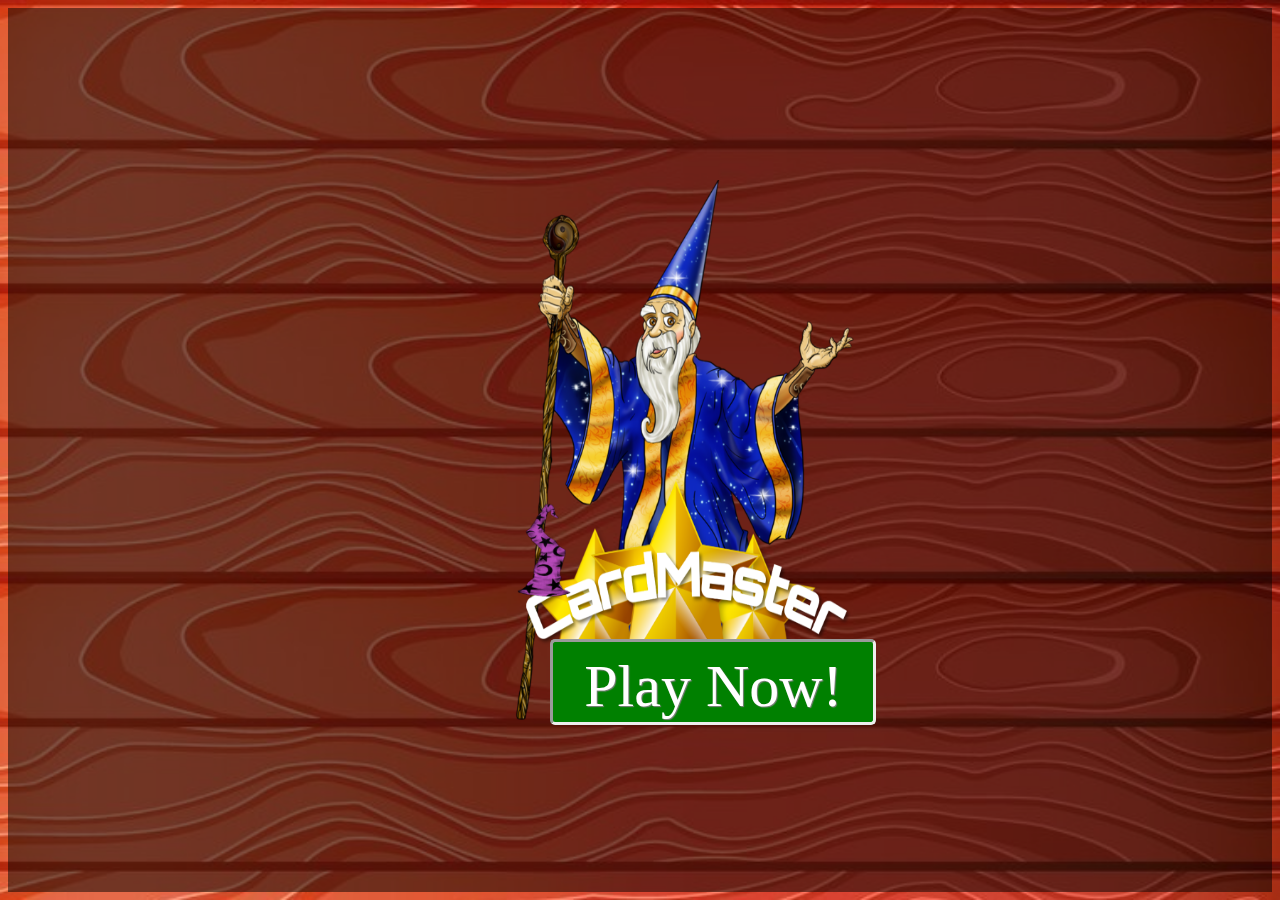
<file: index.html>
<html>
    <head>
	    <title> CardMaster - The Magic Grandpa </title>
		<link rel="stylesheet" href="back.css"/>
	</head>
	<body id="bg">
	    <div id="trans">
		</div>
		<img src="cm.png" id="cm"/>
		<a id="play" href="thegame.html">Play Now!</a>
	</body>
</html>
</file>
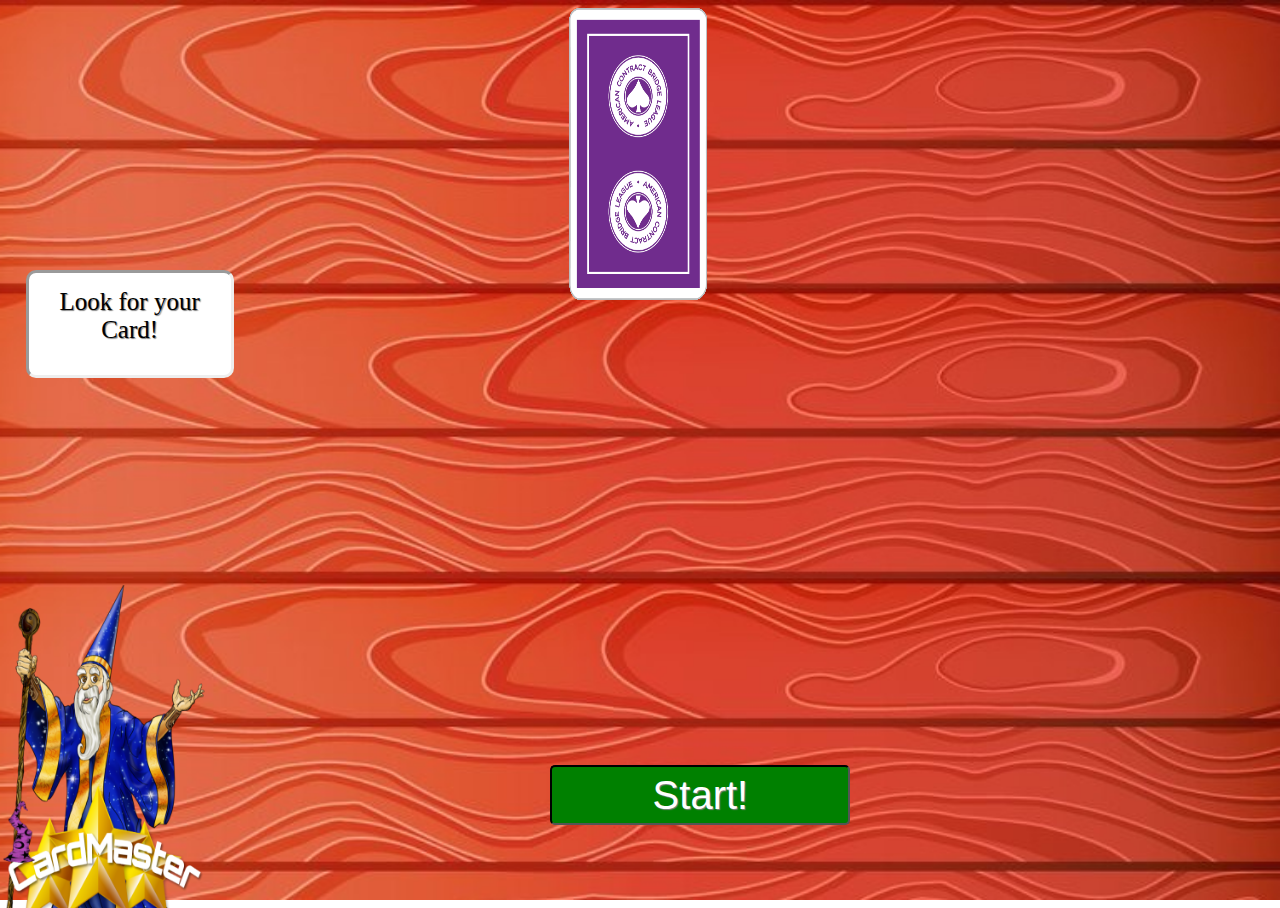
<file: real.html>
<html>
    <head>
	    <title>CardMaster - The Magic Grandpa</title>
		<link rel="stylesheet" href="back.css"/>
	    <link rel="stylesheet" href="main.css"/>
		<script src="main.js"></script>
	</head>
	<body id="bg">
	    <div id="container">
	        <img class="tc" src="cards/cback.png"/>
		    <img class="tc" src="cards/cback.png"/>
		    <img class="tc" src="cards/cback.png"/>
			<img class="tc" src="cards/cback.png"/>
		    <img class="tc" src="cards/cback.png"/>
		    <img class="tc" src="cards/cback.png"/>
			<img class="tc" src="cards/cback.png"/>
		    <img class="tc" src="cards/cback.png"/>
		    <img class="tc" src="cards/cback.png"/>
			<img class="tc" src="cards/cback.png"/>
		    <img class="tc" src="cards/cback.png"/>
		    <img class="tc" src="cards/cback.png"/>
			<img class="tc" src="cards/cback.png"/>
		    <img class="tc" src="cards/cback.png"/>
		    <img class="tc" src="cards/cback.png"/>
			<img class="tc" src="cards/cback.png"/>
		    <img class="tc" src="cards/cback.png"/>
		    <img class="tc" src="cards/cback.png"/>
			<img class="tc" src="cards/cback.png"/>
		    <img class="tc" src="cards/cback.png"/>
		    <img class="tc" src="cards/cback.png"/>
		</div>
		<div class="msg">Look for your Card!</div>
		<div id="spbg"></div>
		<h1 id="abra">Abracadabra!</h1>
		<img id="special" src="cards/cback.png"/>
		<img id="cm2" src="cm.png"/>
		<p><button onClick="process()" id="start">Start!</button></p>
		
	</body>
</html>
</file>
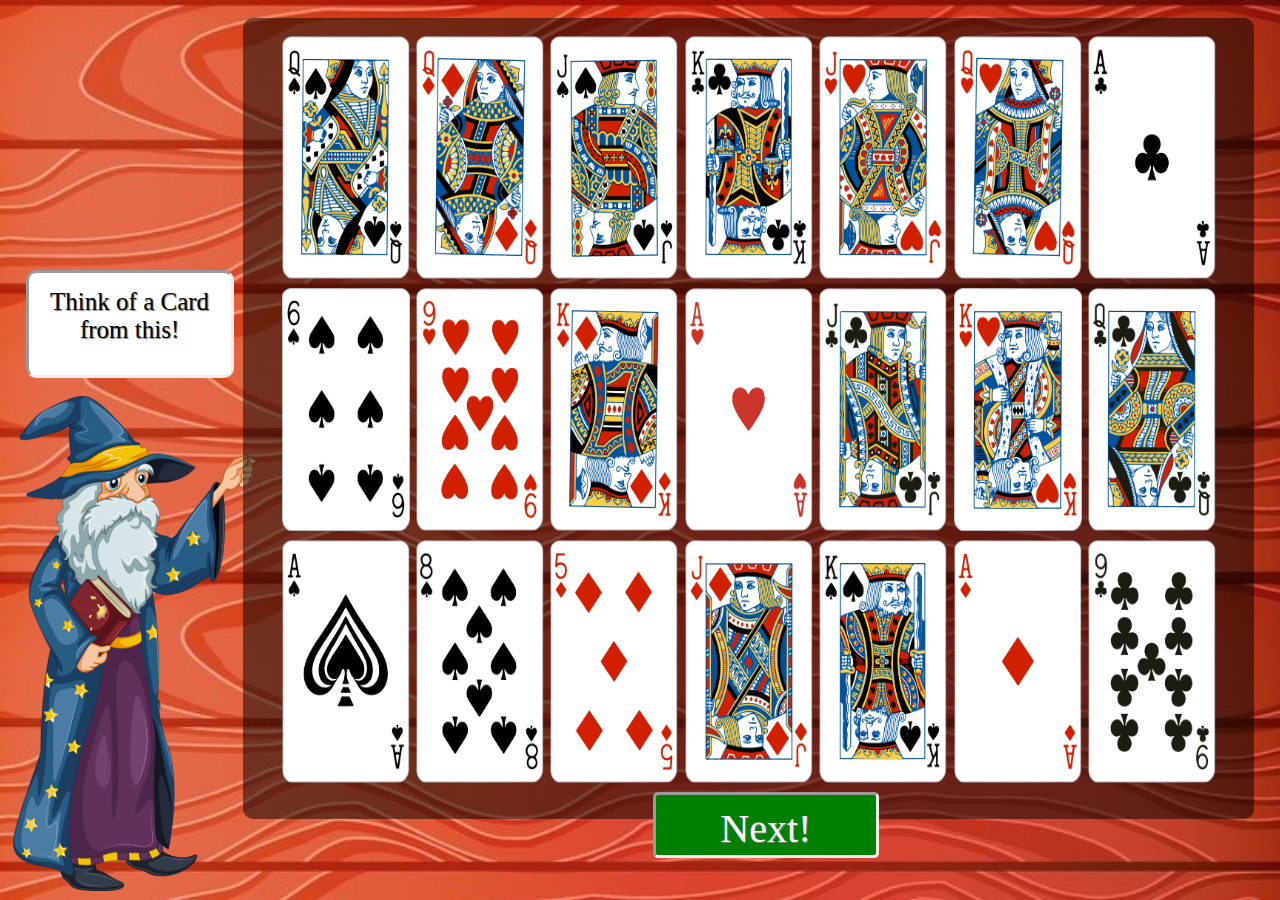
<file: thegame.html>
<html>
    <head>
	    <title>CardMaster-The Magic Grandpa</title>
		<link rel="stylesheet" href="back.css"/>
		<link rel="stylesheet" href="cb.css"/>
	</head>
	<body id="bg">
	    <img src="master.png" id="master"/>
		<div class="msg">Think of a Card from this!</div>
		<div id="ctrans">
		</div>
		<img id="c1" src="1.png"/>
		<img id="c2" src="2.png"/>
		<img id="c3" src="3.png"/>
		<img id="c4" src="4.png"/>
		<img id="c5" src="5.png"/>
		<img id="c6" src="6.png"/>
		<img id="c7" src="7.png"/>
		<img id="c8" src="8.png"/>
		<img id="c9" src="9.png"/>
		<img id="c10" src="10.png"/>
		<img id="c11" src="11.png"/>
		<img id="c12" src="12.png"/>
		<img id="c13" src="13.png"/>
		<img id="c14" src="14.png"/>
		<img id="c15" src="15.png"/>
		<img id="c16" src="16.png"/>
		<img id="c17" src="17.png"/>
		<img id="c18" src="18.png"/>
		<img id="c19" src="19.png"/>
		<img id="c20" src="20.png"/>
		<img id="c21" src="21.png"/>
		<a href="real.html" id="cont">Next!</a>
	</body>
</html>
</file>
<file: back.css>
#bg{
    background-image:url("bg.jpg");
	background-position:center;
	background-attachment:fixed;
	background-size:cover;
	background-repeat:no-repeat;
	padding:0 0;
}
#master{
         position:fixed;
		 bottom:1%;
		 left:1%;
		 height:55%;
		 width:19%;
		 transform:rotateY(180deg);
	}
#trans{
	    background-color:black;
		opacity:0.5;
		height:100%;
		width:100%;
		padding:0 0;
}
#cm{
	position:fixed;
	top:20%;
	left:40%;
	height:60%;
	width:30%;
}
#play{
	   text-decoration:none;
	   background-color:green;
	   color:white;
	   font-size:60px;
	   text-align:center;
	   text-shadow:1px 1px 1px grey;
	   height:60px;
	   width:300px;
	   border-radius:5px;
	   position:fixed;
	   top:71%;
	   left:43%;
	   padding:10px 10px;
	   border-style:inset;
}
#play:hover{
	   text-decoration:none;
	   background-color:green;
	   color:white;
	   font-size:60px;
	   text-align:center;
	   text-shadow:1px 1px 1px grey;
	   height:60px;
	   width:300px;
	   border-radius:5px;
	   position:fixed;
	   top:71%;
	   left:43%;
	   padding:10px 10px;
	   border-style:outset;
}
#ctrans{
	    background-color:black;
		opacity:0.5;
		height:89%;
		width:79%;
		padding:0 0;
		position:fixed;
		top:2%;
		right:2%;
		border-radius:10px;
}
.msg{
	  height:8%;
	  width:15%;
	  background-color:white;
	  border-style:inset;
	  border-radius:10px;
	  text-align:center;
	  color:black;
	  font-size:25px;
	  padding:15px 5px;
	  text-shadow:1px 1px 1px grey;
	  font-family:Gabriola;
	  position:fixed;
	  top:30%;
	  left:2%;
}
#cont{
	   text-decoration:none;
	   background-color:green;
	   color:white;
	   font-size:40px;
	   text-align:center;
	   text-shadow:1px 1px 1px grey;
	   height:40px;
	   width:200px;
	   border-radius:5px;
	   position:fixed;
	   top:88%;
	   left:51%;
	   padding:10px 10px;
	   border-style:inset;
}
#cont:hover{
	   text-decoration:none;
	   background-color:green;
	   color:white;
	   font-size:40px;
	   text-align:center;
	   text-shadow:1px 1px 1px grey;
	   height:40px;
	   width:200px;
	   border-radius:5px;
	   position:fixed;
	   top:88%;
	   left:51%;
	   padding:10px 10px;
	   border-style:outset;
}
</file>
<file: main.css>
#cm2{
     height:40%;
	 width:18%;
	 position:fixed;
	 bottom:-5%;
	 left:0%;
	}
#container{
	        height:100%;
			width:100%;
			position:relative;
}
#abra{
	   display:none;
	   font-size:100px;
	   color:white;
	   text-shadow:1px 1px 1px grey;
	   font-family:Gabriola;
	   text-align:center;
	   position:fixed;
	   top:1%;
	   left:36%;
}
.tc{
	   height:33%;
	   width:11%;
	   position:absolute;
	   left:44.4%;
}
#spbg{
	    display:none;
	    background-color:black;
		opacity:0.5;
		position:fixed;
		top:0%;
		height:100%;
		width:100%;
		padding:0 0;
}
#special{
	display:none;
	height:50%;
	width:15%;
	position:fixed;
	top:30%;
	left:42%;
}
#start{
	   text-decoration:none;
	   background-color:green;
	   color:white;
	   font-size:40px;
	   text-align:center;
	   text-shadow:1px 1px 1px grey;
	   height:60px;
	   width:300px;
	   border-radius:5px;
	   position:fixed;
	   top:85%;
	   left:43%;
	   border-style:inset;
}
#start:hover{
	   text-decoration:none;
	   background-color:green;
	   color:white;
	   font-size:40px;
	   text-align:center;
	   text-shadow:1px 1px 1px grey;
	   height:60px;
	   width:300px;
	   border-radius:5px;
	   position:fixed;
	   top:85%;
	   left:43%;
	   border-style:outset;
}
</file>
<file: cb.css>
#c1{
    height:27%;
	width:10%;
	position:fixed;
	top:4%;
	left:22%;
}
#c2{
    height:27%;
	width:10%;
	position:fixed;
	top:4%;
	left:32.5%;
}
#c3{
    height:27%;
	width:10%;
	position:fixed;
	top:4%;
	left:43%;
}
#c4{
    height:27%;
	width:10%;
	position:fixed;
	top:4%;
	left:53.5%;
}
#c5{
    height:27%;
	width:10%;
	position:fixed;
	top:4%;
	left:64%;
}
#c6{
    height:27%;
	width:10%;
	position:fixed;
	top:4%;
	left:74.5%;
}
#c7{
    height:27%;
	width:10%;
	position:fixed;
	top:4%;
	left:85%;
}
#c8{
    height:27%;
	width:10%;
	position:fixed;
	top:32%;
	left:22%;
}
#c9{
    height:27%;
	width:10%;
	position:fixed;
	top:32%;
	left:32.5%;
}
#c10{
    height:27%;
	width:10%;
	position:fixed;
	top:32%;
	left:43%;
}
#c11{
    height:27%;
	width:10%;
	position:fixed;
	top:32%;
	left:53.5%;
}
#c12{
    height:27%;
	width:10%;
	position:fixed;
	top:4%;
	left:32%;
	position:fixed;
	top:32%;
	left:64%;
}
#c13{
    height:27%;
	width:10%;
	position:fixed;
	top:32%;
	left:74.5%;
}
#c14{
    height:27%;
	width:10%;
	position:fixed;
	top:32%;
	left:85%;
}
#c15{
    height:27%;
	width:10%;
	position:fixed;
	top:60%;
	left:22%;
}
#c16{
    height:27%;
	width:10%;
	position:fixed;
	top:60%;
	left:32.5%;
}
#c17{
    height:27%;
	width:10%;
	position:fixed;
	top:60%;
	left:43%;
}
#c18{
    height:27%;
	width:10%;
	position:fixed;
	top:60%;
	left:53.5%;
}
#c19{
    height:27%;
	width:10%;
	position:fixed;
	top:60%;
	left:64%;
}
#c20{
    height:27%;
	width:10%;
	position:fixed;
	top:60%;
	left:74.5%;
}
#c21{
    height:27%;
	width:10%;
	position:fixed;
	top:60%;
	left:85%;
}
</file>
